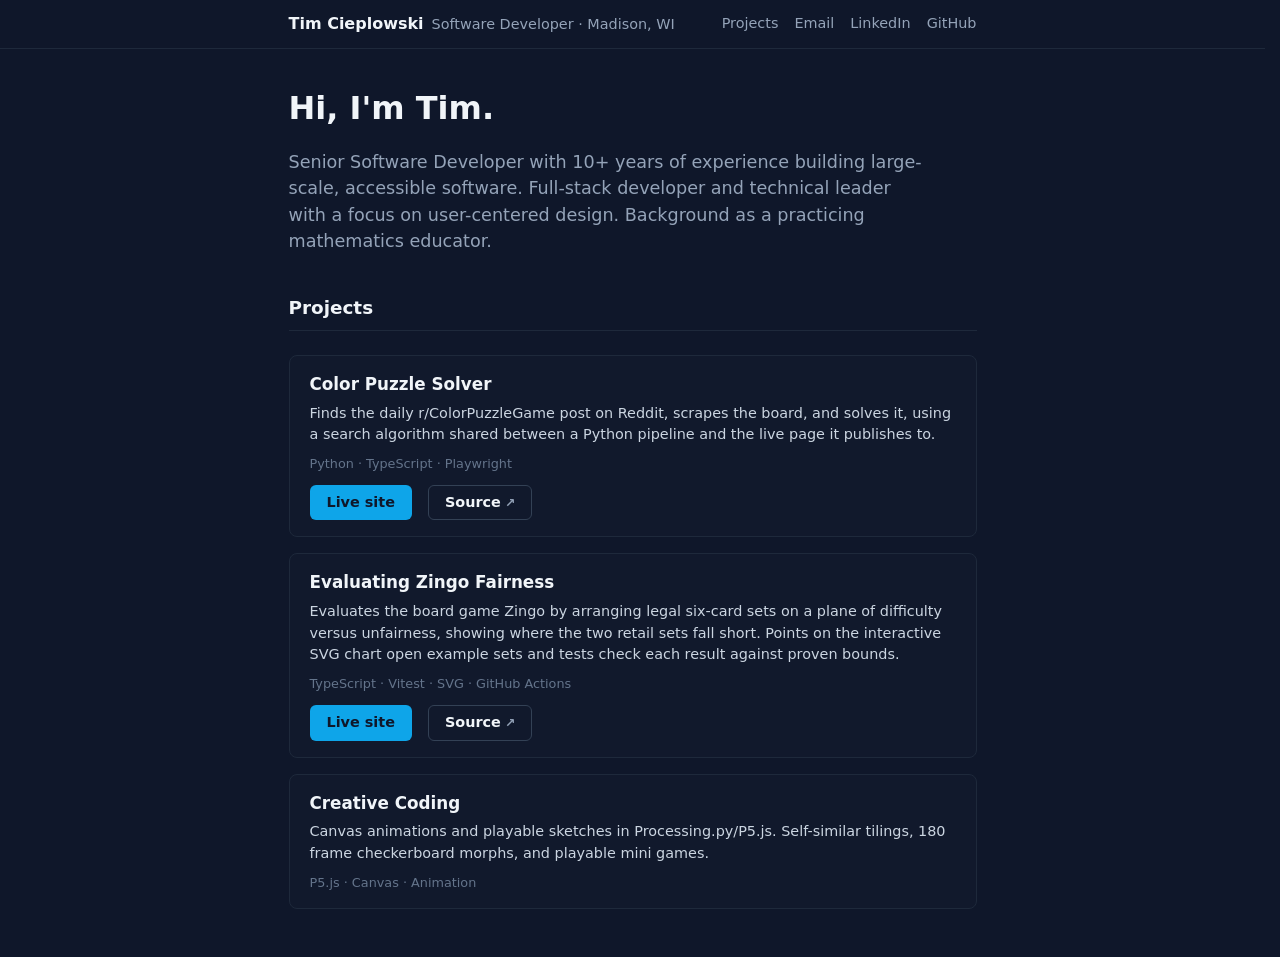
<file: index.html>
<!DOCTYPE html>
<html lang="en">

<head>
  <meta charset="UTF-8">
  <title>Tim Cieplowski</title>
  <meta name="viewport" content="width=device-width, initial-scale=1.0">
  <link rel="stylesheet" href="site.css">
</head>

<body>
  <script src="header.js" defer></script>

  <main class="page">
    <h1>Hi, I'm Tim.</h1>
    <p class="lede">Senior Software Developer with 10+ years of experience building large-scale, accessible software.
      Full-stack developer and technical leader with a focus on user-centered design. Background as a practicing
      mathematics educator.</p>

    <h2 id="projects">Projects</h2>
    <div class="card-grid">
      <article class="card">
        <h3><a class="card__stretched-link" href="https://timteachesmath.github.io/color-puzzle-solver/">Color Puzzle
            Solver</a></h3>
        <p>Finds the daily r/ColorPuzzleGame post on Reddit, scrapes the board, and solves it, using a search
          algorithm shared between a Python pipeline and the live page it publishes to.</p>
        <div class="tags">Python · TypeScript · Playwright</div>
        <div class="card__links">
          <a class="btn" href="https://timteachesmath.github.io/color-puzzle-solver/">Live site</a>
          <a class="btn btn--outline link-external" href="https://github.com/timteachesmath/color-puzzle-solver"
            target="_blank" rel="noopener">Source</a>
        </div>
      </article>

      <article class="card">
        <h3><a class="card__stretched-link" href="https://timteachesmath.github.io/zingo/">Evaluating Zingo Fairness</a></h3>
        <p>Evaluates the board game Zingo by arranging legal six-card sets on a plane of difficulty versus
          unfairness, showing where the two retail sets fall short. Points on the interactive SVG chart open example sets and tests check each result against proven bounds.</p>
        <div class="tags">TypeScript · Vitest · SVG · GitHub Actions</div>
        <div class="card__links">
          <a class="btn" href="https://timteachesmath.github.io/zingo/">Live site</a>
          <a class="btn btn--outline link-external" href="https://github.com/timteachesmath/zingo"
            target="_blank" rel="noopener">Source</a>
        </div>
      </article>

      <a class="card" href="p5.html">
        <h3>Creative Coding</h3>
        <p>Canvas animations and playable sketches in Processing.py/P5.js. Self-similar tilings, 180 frame checkerboard
          morphs, and playable mini games.</p>
        <div class="tags">P5.js · Canvas · Animation</div>
      </a>
    </div>
  </main>
</body>

</html>
</file>
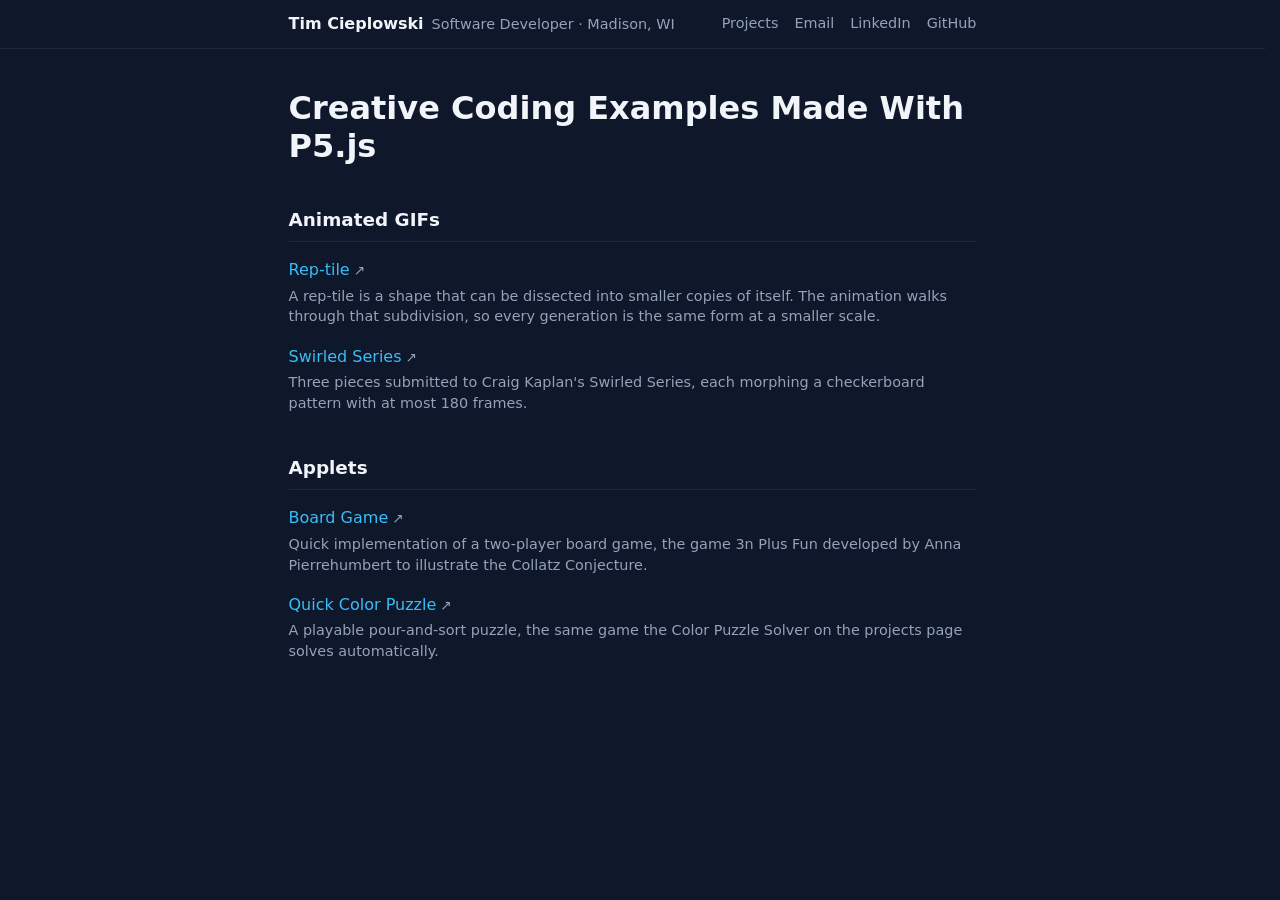
<file: p5.html>
<!DOCTYPE html>
<html lang="en">

<head>
  <meta charset="UTF-8">
  <title>Tim Cieplowski - Creative Coding</title>
  <meta name="viewport" content="width=device-width, initial-scale=1.0">
  <link rel="stylesheet" href="site.css">
</head>

<body>
  <script src="header.js" defer></script>

  <main class="page">
    <h1>Creative Coding Examples Made With P5.js</h1>

    <h2>Animated GIFs</h2>
    <ul class="item-list">
      <li>
        <a class="link-external" target="_blank" rel="noopener"
          href="https://blogger.googleusercontent.com/img/b/R29vZ2xl/AVvXsEi6bCd2XRHkuIN5D5-2iBan7tLO_ySxwQ2Hpfv-5xeUoNM9Vqoz8cuOtsHQW5TzLATVsBigkVCz0MovCaUKXBCj0MkRoV3fJvjFc8XzsokvtjL406uHIJoGjSCjpioU7_C76d-Sp-wpWSa8gee6WTyNe6jcbHDaUpW-g6-28swe-GvcBWuQx9ahQNly/s800/rep-tile.gif">Rep-tile</a>
        <p class="desc">A rep-tile is a shape that can be dissected into smaller copies of itself. The animation
          walks through that subdivision, so every generation is the same form at a smaller scale.</p>
      </li>
      <li>
        <a class="link-external" target="_blank" rel="noopener"
          href="https://timteachesmath.blogspot.com/2020/11/swirled-series.html">Swirled Series</a>
        <p class="desc">Three pieces submitted to Craig Kaplan's Swirled Series, each morphing a checkerboard pattern with at most 180 frames.</p>
      </li>
    </ul>

    <h2>Applets</h2>
    <ul class="item-list">
      <li>
        <a class="link-external" target="_blank" rel="noopener"
          href="https://editor.p5js.org/timteachesmath/full/omRf8cqV7">Board Game</a>
        <p class="desc">Quick implementation of a two-player board game, the game 3n Plus Fun developed by Anna Pierrehumbert to illustrate the Collatz Conjecture.</p>
      </li>
      <li>
        <a class="link-external" target="_blank" rel="noopener"
          href="https://editor.p5js.org/timteachesmath/full/J9Jz1hOue">Quick Color Puzzle</a>
        <p class="desc">A playable pour-and-sort puzzle, the same game the Color Puzzle Solver on the
          projects page solves automatically.</p>
      </li>
    </ul>
  </main>
</body>

</html>
</file>
<file: site.css>
/* Shared styles for timteachesmath.github.io and the project pages that link
   it (the Color Puzzle Solver, the Zingo fairness page). This file is the one
   copy — the other repos pull it cross-origin the same way they already pull
   header.js — so a change here lands on every page at once.

   What belongs here: design tokens, base typography, and any component used
   on more than one page. Anything that exists on exactly one page stays in
   that page. */

:root {
  /* Palette. Slate-family, so anything added later (a warning colour, a new
     accent) has an obvious neighbour to pick from. */
  --bg: #0f172a;
  --surface: #1e293b;
  --surface-soft: #1e293b22;
  --surface-soft-hover: #1e293b55;
  --border: #1e293b;
  --border-strong: #334155;

  --text: #f1f5f9;
  --text-soft: #cbd5e1;
  --muted: #94a3b8;
  --dim: #64748b;

  --accent: #38bdf8;
  --accent-hover: #7dd3fc;
  --accent-visited: #c4b5fd;
  --action: #0ea5e9;

  --success: #34d399;
  --warn: #fbbf24;
  --danger: #f87171;

  /* Layout. A page that needs a wider column (a chart, a wide table)
     overrides --measure on :root, not on .page, so the header — which is
     capped by the same token — stays aligned with the content under it. */
  --measure: 720px;
  --gutter: 1rem;
  --radius: 0.5rem;
  --radius-sm: 0.375rem;

  --font: system-ui, sans-serif;
  --font-mono: ui-monospace, SFMono-Regular, Menlo, monospace;

  /* Gives native controls — textareas, scrollbars, focus rings — the dark
     treatment without each page restyling them. */
  color-scheme: dark;
}

*,
*::before,
*::after {
  box-sizing: border-box;
}

/* Classic scrollbars (Windows, Linux) take width only on pages long enough
   to scroll, which shifts every centred column sideways between a short page
   and a long one. Reserving the gutter on every page keeps the header and
   page column in the same place site-wide. Overlay scrollbars (macOS, mobile)
   take no width, so this is a no-op there. */
html {
  scrollbar-gutter: stable;
}

body {
  margin: 0;
  background: var(--bg);
  color: var(--text);
  font-family: var(--font);
  line-height: 1.5;
}

/* The header spans the viewport, so the reading column is a wrapper inside
   body rather than a max-width on body itself. */
.page {
  max-width: var(--measure);
  margin: 0 auto;
  padding: 0 var(--gutter) 3rem;
}

/* ---- Type ---------------------------------------------------------- */

/* One fluid step for h1 covers both the narrow project pages and the wide
   ones without a per-page override. */
h1 {
  font-size: clamp(1.5rem, 1.1rem + 1.6vw, 2rem);
  line-height: 1.2;
  margin-top: 2.5rem;
}

h2 {
  font-size: 1.15rem;
  margin-top: 2.5rem;
  border-bottom: 1px solid var(--border);
  padding-bottom: 0.5rem;
}

h3 {
  font-size: 1.05rem;
}

p {
  color: var(--text-soft);
}

/* The opening paragraph under an h1. The cap is roughly the text width inside
   a .card in the default column, so the lede lines up with the descriptions
   below it. */
.lede {
  color: var(--muted);
  font-size: 1.1rem;
  max-width: 40rem;
  margin: 0.5rem 0 0;
}

ol,
ul {
  padding-left: 1.5rem;
}

li {
  margin: 0.25rem 0;
}

/* ---- Links --------------------------------------------------------- */

/* Default link colours are unreadable on this background. The underline is a
   transparent bottom border that gains colour on hover, which avoids the 1px
   text shift that toggling text-decoration causes. */
a {
  color: var(--accent);
  text-decoration: none;
  border-bottom: 1px solid transparent;
  transition: color 0.15s ease, border-color 0.15s ease;
}

a:hover {
  color: var(--accent-hover);
  border-bottom-color: currentColor;
}

a:visited {
  color: var(--accent-visited);
}

/* Keyboard users need a visible focus ring; :focus-visible shows it for tab
   navigation without flashing it on every mouse click. */
a:focus-visible,
button:focus-visible,
summary:focus-visible {
  outline: 2px solid var(--accent);
  outline-offset: 2px;
  border-radius: 2px;
}

/* Marks links that leave the site, so opening a new tab isn't a surprise. */
.link-external::after {
  content: " ↗";
  font-size: 0.85em;
  color: var(--muted);
}

/* ---- Header (markup comes from header.js) -------------------------- */

.tc-header {
  background: var(--bg);
  border-bottom: 1px solid var(--border);
  font-size: 0.9rem;
  position: sticky;
  top: 0;
  z-index: 1000;
}

.tc-header__inner {
  display: flex;
  align-items: center;
  justify-content: space-between;
  flex-wrap: wrap;
  gap: 0.75rem;
  max-width: var(--measure);
  margin: 0 auto;
  padding: 0.75rem var(--gutter);
}

.tc-header a {
  color: inherit;
  border-bottom: 0;
}

.tc-header a:visited {
  color: inherit;
}

.tc-header a:hover {
  color: var(--text);
  text-decoration: underline;
}

.tc-header__name {
  font-weight: 700;
  font-size: 1rem;
}

.tc-header__title {
  color: var(--muted);
  font-weight: 400;
  margin-left: 0.5rem;
}

.tc-header__links {
  display: flex;
  gap: 1rem;
  color: var(--muted);
}

/* ---- Cards --------------------------------------------------------- */

.card-grid {
  display: flex;
  flex-direction: column;
  gap: 1rem;
  margin-top: 1.5rem;
}

.card {
  position: relative;
  display: block;
  border: 1px solid var(--border);
  border-radius: var(--radius);
  padding: 1rem 1.25rem;
  text-decoration: none;
  color: inherit;
  background: var(--surface-soft);
}

.card:visited {
  color: inherit;
}

.card:hover {
  color: inherit;
  border-color: var(--border-strong);
  background: var(--surface-soft-hover);
}

.card h3 {
  margin: 0 0 0.35rem;
  color: var(--text);
}

.card p {
  margin: 0;
  font-size: 0.9rem;
}

.tags {
  margin-top: 0.5rem;
  font-size: 0.8rem;
  color: var(--dim);
}

/* A card that holds other links can't itself be one link, so its title link
   carries an overlay that covers the whole card instead. That keeps a single
   short link name for screen readers and a focus ring around the full card.
   The overlay does block selecting the card's text; that's the trade. */
.card__stretched-link,
.card__stretched-link:visited,
.card__stretched-link:hover {
  color: inherit;
}

.card__stretched-link::after {
  content: "";
  position: absolute;
  inset: 0;
  border-radius: var(--radius);
}

.card__stretched-link:focus-visible {
  outline: none;
}

.card__stretched-link:focus-visible::after {
  outline: 2px solid var(--accent);
  outline-offset: 2px;
}

/* A card with more than one destination (a live site and its source) is a
   plain container with a row of links, since links can't nest inside a
   card that is itself one link. */
.card__links {
  display: flex;
  flex-wrap: wrap;
  gap: 1rem;
  margin-top: 0.75rem;
  font-size: 0.9rem;
}

/* Lift the links themselves, not the row, above a stretched link's overlay:
   the row spans the card, so lifting it would leave the empty space beside
   the buttons dead to clicks. */
.card__links > * {
  position: relative;
  z-index: 1;
}

/* A project page's closing "Technical Details" card. The card above is built
   for the homepage's one-line link tiles, so this static, multi-paragraph one
   undoes the parts that assume that: the hover highlight, the heading styling
   an h2 brings, and the zero margin between paragraphs. */
.colophon {
  margin-top: 2.5rem;
}

.colophon:hover {
  border-color: var(--border);
  background: var(--surface-soft);
}

.colophon h2 {
  margin: 0 0 0.35rem;
  border: 0;
  padding: 0;
  color: var(--text);
}

.colophon p + p {
  margin-top: 0.75rem;
}

/* ---- Lists of linked items with descriptions ----------------------- */

.item-list {
  list-style: none;
  padding-left: 0;
}

.item-list li {
  margin: 0 0 1.1rem;
}

.desc {
  margin: 0.2rem 0 0;
  color: var(--muted);
  font-size: 0.9rem;
  line-height: 1.45;
}

/* ---- Forms --------------------------------------------------------- */

textarea {
  width: 100%;
  background: var(--surface);
  color: var(--text);
  border: 1px solid var(--border-strong);
  border-radius: var(--radius-sm);
  padding: 0.5rem;
  font-family: var(--font-mono);
  font-size: 0.85rem;
  line-height: 1.55;
  resize: vertical;
}

textarea:focus-visible {
  outline: 2px solid var(--accent);
  outline-offset: 1px;
  border-color: var(--accent);
}

button {
  background: var(--action);
  color: var(--bg);
  border: none;
  border-radius: var(--radius-sm);
  padding: 0.5rem 1rem;
  font: inherit;
  font-weight: 700;
  cursor: pointer;
}

button:hover:not(:disabled) {
  background: var(--accent);
}

button:disabled {
  opacity: 0.6;
  cursor: default;
}

/* A link styled as a button, for navigation that deserves the same weight
   as an action. Mirrors button above; the extra rules undo the base link
   styles (underline border, visited colour) that a plain button never has.
   The border is always present, transparent on the filled variant, so both
   variants are the same size side by side. */
.btn {
  display: inline-block;
  background: var(--action);
  color: var(--bg);
  border: 1px solid transparent;
  border-radius: var(--radius-sm);
  padding: 0.5rem 1rem;
  font-weight: 700;
  line-height: 1.2;
  transition: background-color 0.15s ease, border-color 0.15s ease, color 0.15s ease;
}

.btn:visited {
  color: var(--bg);
}

.btn:hover {
  background: var(--accent);
  color: var(--bg);
  border-color: transparent;
}

/* Secondary: same shape, no fill, for the less-travelled of two choices. */
.btn--outline,
.btn--outline:visited {
  background: transparent;
  color: var(--text);
  border-color: var(--border-strong);
}

.btn--outline:hover {
  background: var(--surface);
  color: var(--text);
  border-color: var(--accent);
}

/* ---- Status text --------------------------------------------------- */

.error {
  color: var(--danger);
}

.help {
  display: block;
  color: var(--muted);
  font-size: 0.85rem;
}

/* ---- Disclosure ---------------------------------------------------- */

/* <details>/<summary> gives the toggle, keyboard support and correct
   semantics for free; this just swaps the default disclosure marker for a
   chevron that rotates when open. Clicking anywhere on the summary — chevron
   or title — toggles it. */
details.disclosure {
  margin: 1rem 0;
}

details.disclosure > summary {
  cursor: pointer;
  list-style: none;
  display: flex;
  align-items: center;
  gap: 0.4rem;
}

details.disclosure > summary::-webkit-details-marker {
  display: none;
}

details.disclosure > summary::before {
  content: "\25B6";
  font-size: 0.7em;
  color: var(--muted);
  transition: transform 0.15s ease;
}

details.disclosure[open] > summary::before {
  transform: rotate(90deg);
}
</file>
